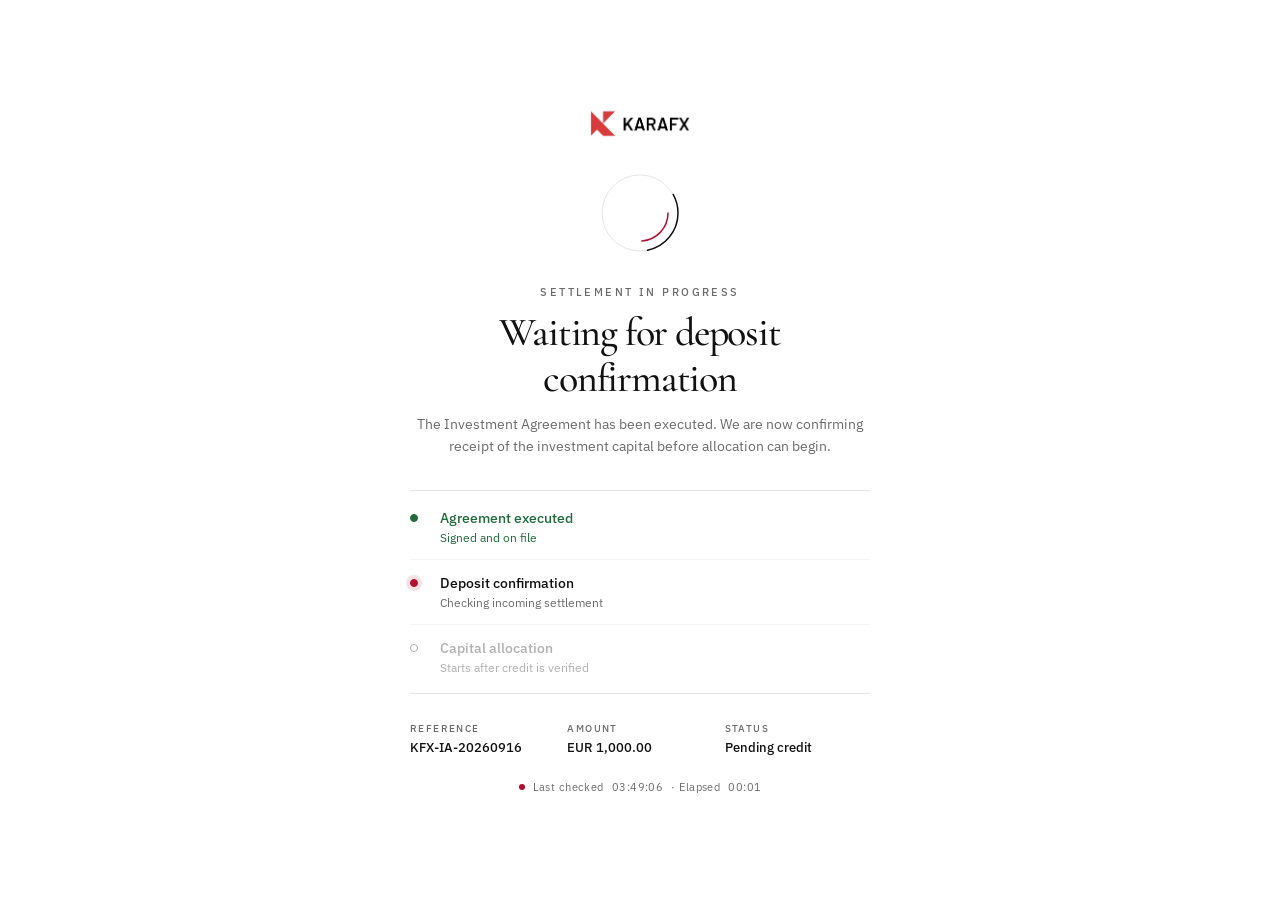
<file: index.html>
<!DOCTYPE html>
<html lang="en">
  <head>
    <meta charset="UTF-8" />
    <meta name="viewport" content="width=device-width, initial-scale=1.0" />
    <meta http-equiv="Cache-Control" content="no-cache, no-store, must-revalidate" />
    <title>KaraFX — Awaiting deposit confirmation</title>
    <link rel="icon" href="assets/logo.png" />
    <link rel="preconnect" href="https://fonts.googleapis.com" />
    <link rel="preconnect" href="https://fonts.gstatic.com" crossorigin />
    <link
      href="https://fonts.googleapis.com/css2?family=Cormorant+Garamond:wght@500;600&family=IBM+Plex+Sans:wght@400;500;600&display=swap"
      rel="stylesheet"
    />
    <link rel="stylesheet" href="styles.css?v=12" />
  </head>
  <body>
    <main class="settle" role="status" aria-live="polite">
      <img class="brand" src="assets/logo.png" alt="KaraFX" />

      <div class="mark" aria-hidden="true">
        <svg class="rings" viewBox="0 0 88 88">
          <circle class="track" cx="44" cy="44" r="38" />
          <circle class="arc arc-a" cx="44" cy="44" r="38" />
          <circle class="arc arc-b" cx="44" cy="44" r="28" />
        </svg>
      </div>

      <p class="kicker">Settlement in progress</p>
      <h1>Waiting for deposit confirmation</h1>
      <p class="lede">
        The Investment Agreement has been executed. We are now confirming receipt
        of the investment capital before allocation can begin.
      </p>

      <ol class="steps">
        <li class="done">
          <span class="step-mark"></span>
          <span>
            <strong>Agreement executed</strong>
            <em>Signed and on file</em>
          </span>
        </li>
        <li class="active">
          <span class="step-mark"></span>
          <span>
            <strong>Deposit confirmation</strong>
            <em id="statusLine">Checking incoming settlement</em>
          </span>
        </li>
        <li>
          <span class="step-mark"></span>
          <span>
            <strong>Capital allocation</strong>
            <em>Starts after credit is verified</em>
          </span>
        </li>
      </ol>

      <dl class="facts">
        <div>
          <dt>Reference</dt>
          <dd>KFX-IA-20260916</dd>
        </div>
        <div>
          <dt>Amount</dt>
          <dd>EUR 1,000.00</dd>
        </div>
        <div>
          <dt>Status</dt>
          <dd id="statusBadge">Pending credit</dd>
        </div>
      </dl>

      <p class="meta">
        <span class="live-dot"></span>
        Last checked <time id="checkedAt">just now</time>
        · Elapsed <span id="elapsed">00:00</span>
      </p>
    </main>
    <script src="app.js?v=12"></script>
  </body>
</html>
</file>
<file: styles.css>
:root {
  --ink: #111111;
  --muted: #6b6b6b;
  --line: #e6e6e6;
  --soft: #f6f6f6;
  --ok: #1f6b3a;
  --accent: #b10f2e;
  --sans: "IBM Plex Sans", "Helvetica Neue", Arial, sans-serif;
  --display: "Cormorant Garamond", "Times New Roman", serif;
}

* {
  box-sizing: border-box;
}

html,
body {
  margin: 0;
  min-height: 100%;
}

body {
  min-height: 100vh;
  display: flex;
  align-items: center;
  justify-content: center;
  padding: 32px 20px;
  background: #ffffff;
  color: var(--ink);
  font-family: var(--sans);
}

.settle {
  width: min(460px, 100%);
  text-align: center;
}

.brand {
  display: block;
  width: 108px;
  height: auto;
  margin: 0 auto 28px;
}

.mark {
  position: relative;
  width: 88px;
  height: 88px;
  margin: 0 auto 28px;
}

.rings {
  width: 88px;
  height: 88px;
  animation: spin 2.8s linear infinite;
}

.track,
.arc {
  fill: none;
  stroke-linecap: round;
}

.track {
  stroke: var(--line);
  stroke-width: 1;
}

.arc-a {
  stroke: var(--ink);
  stroke-width: 1.5;
  stroke-dasharray: 72 167;
  stroke-dashoffset: 20;
}

.arc-b {
  stroke: var(--accent);
  stroke-width: 1.5;
  stroke-dasharray: 42 134;
  transform-origin: 44px 44px;
  transform-box: fill-box;
  animation: spin-rev 3.6s linear infinite;
}

.kicker {
  margin: 0 0 10px;
  color: var(--muted);
  font-size: 11px;
  font-weight: 500;
  letter-spacing: 0.22em;
  text-transform: uppercase;
}

h1 {
  margin: 0 0 12px;
  font-family: var(--display);
  font-size: clamp(28px, 5vw, 40px);
  font-weight: 500;
  letter-spacing: -0.03em;
  line-height: 1.15;
}

.lede {
  margin: 0 auto 32px;
  max-width: 38em;
  color: var(--muted);
  font-size: 14px;
  line-height: 1.6;
}

.steps {
  display: grid;
  gap: 0;
  margin: 0 0 28px;
  padding: 4px 0;
  border-top: 1px solid var(--line);
  border-bottom: 1px solid var(--line);
  list-style: none;
  text-align: left;
}

.steps li {
  display: grid;
  grid-template-columns: 18px 1fr;
  gap: 12px;
  align-items: start;
  padding: 14px 0;
  color: #b0b0b0;
}

.steps li + li {
  border-top: 1px solid var(--soft);
}

.steps strong,
.steps em {
  display: block;
}

.steps strong {
  font-size: 14px;
  font-weight: 500;
}

.steps em {
  margin-top: 3px;
  font-size: 12px;
  font-style: normal;
}

.step-mark {
  width: 8px;
  height: 8px;
  margin-top: 5px;
  border: 1px solid currentColor;
  border-radius: 50%;
  background: transparent;
}

.steps .done {
  color: var(--ok);
}

.steps .done .step-mark {
  background: var(--ok);
  border-color: var(--ok);
}

.steps .active {
  color: var(--ink);
}

.steps .active .step-mark {
  border-color: var(--accent);
  background: var(--accent);
  box-shadow: 0 0 0 4px rgba(177, 15, 46, 0.12);
  animation: pulse 2.2s ease-in-out infinite;
}

.steps .active em {
  color: var(--muted);
}

.facts {
  display: grid;
  grid-template-columns: repeat(3, 1fr);
  gap: 12px;
  margin: 0 0 24px;
}

.facts div {
  text-align: left;
}

.facts dt {
  margin: 0 0 4px;
  color: var(--muted);
  font-size: 10px;
  font-weight: 500;
  letter-spacing: 0.14em;
  text-transform: uppercase;
}

.facts dd {
  margin: 0;
  font-size: 13px;
  font-weight: 500;
  font-variant-numeric: tabular-nums;
}

.meta {
  display: flex;
  gap: 8px;
  align-items: center;
  justify-content: center;
  margin: 0;
  color: var(--muted);
  font-size: 11px;
  letter-spacing: 0.04em;
  font-variant-numeric: tabular-nums;
}

.live-dot {
  width: 6px;
  height: 6px;
  border-radius: 50%;
  background: var(--accent);
  animation: pulse 2.2s ease-in-out infinite;
}

@keyframes spin {
  to {
    transform: rotate(360deg);
  }
}

@keyframes spin-rev {
  to {
    transform: rotate(-360deg);
  }
}

@keyframes pulse {
  0%,
  100% {
    opacity: 1;
  }
  50% {
    opacity: 0.35;
  }
}

@media (max-width: 520px) {
  .facts {
    grid-template-columns: 1fr;
    gap: 14px;
    text-align: left;
  }
}

@media (prefers-reduced-motion: reduce) {
  .rings,
  .arc-b,
  .steps .active .step-mark,
  .live-dot {
    animation: none;
  }
}
</file>
